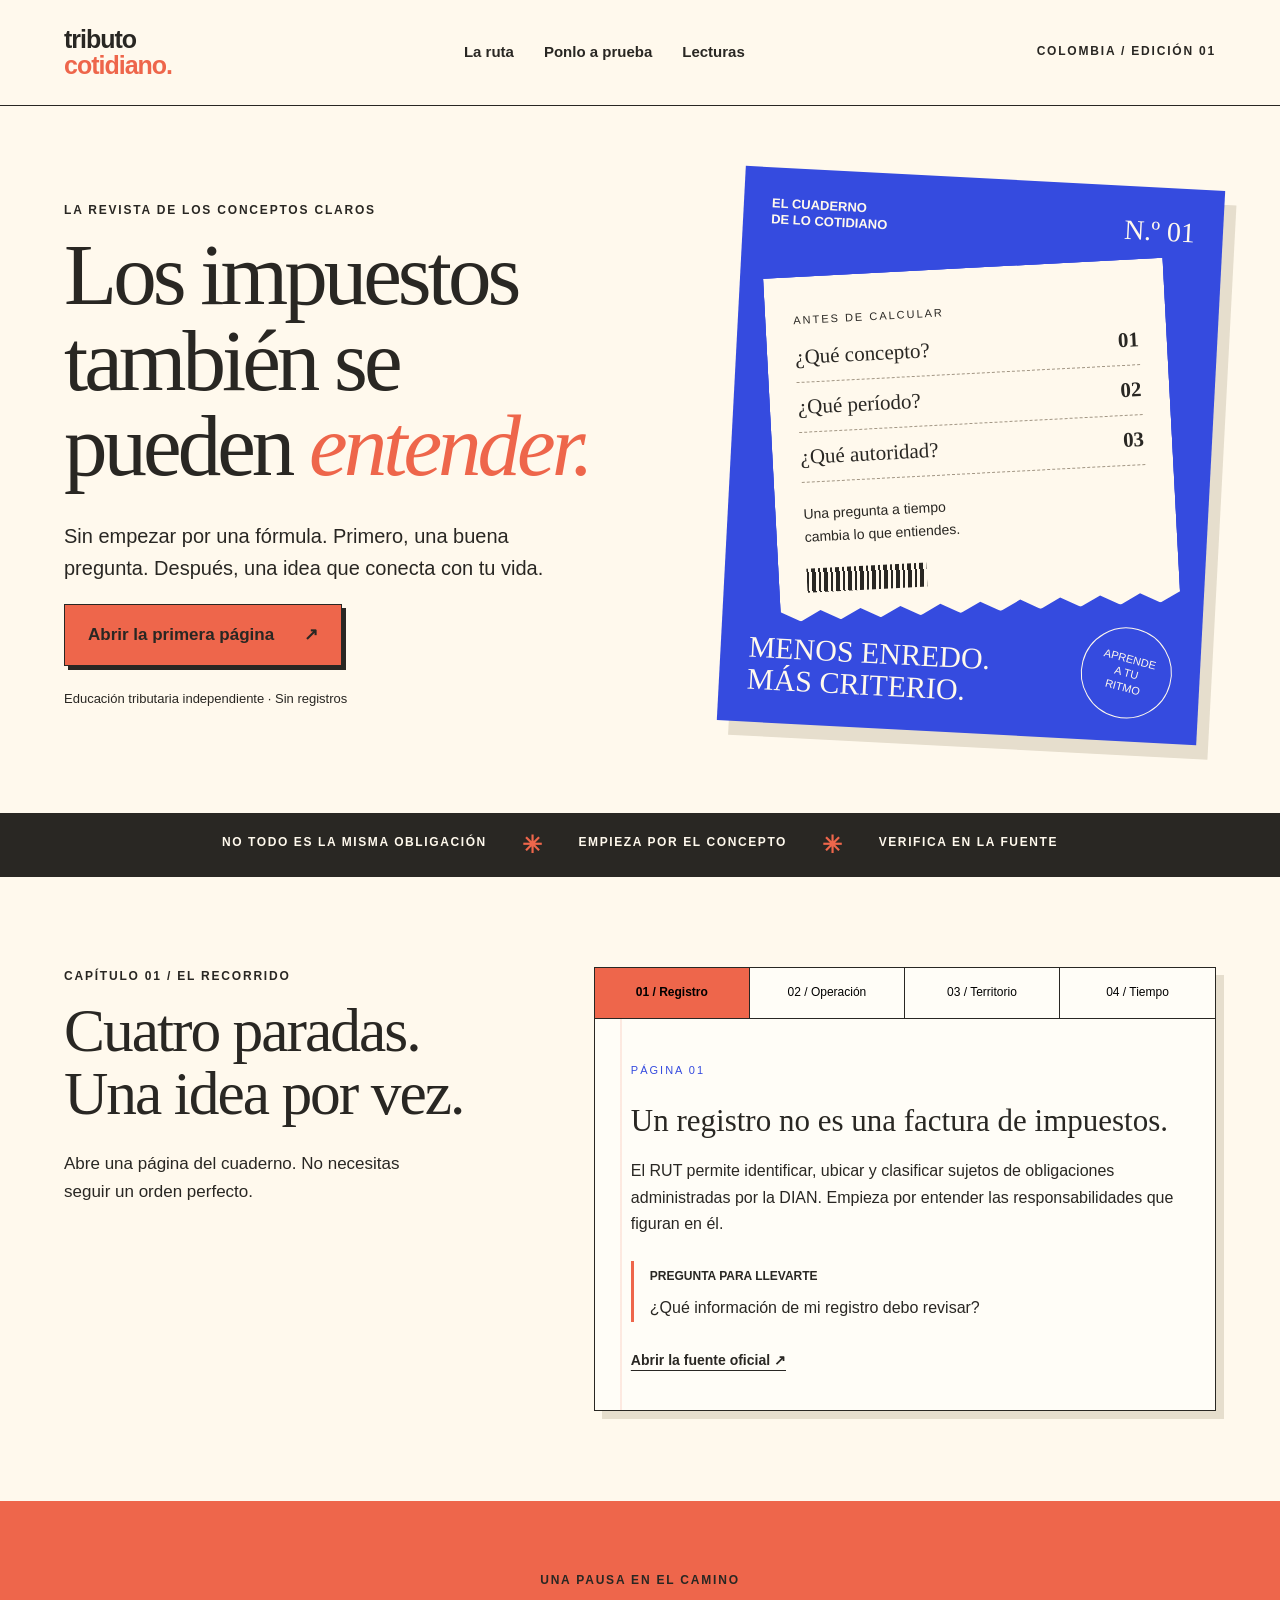
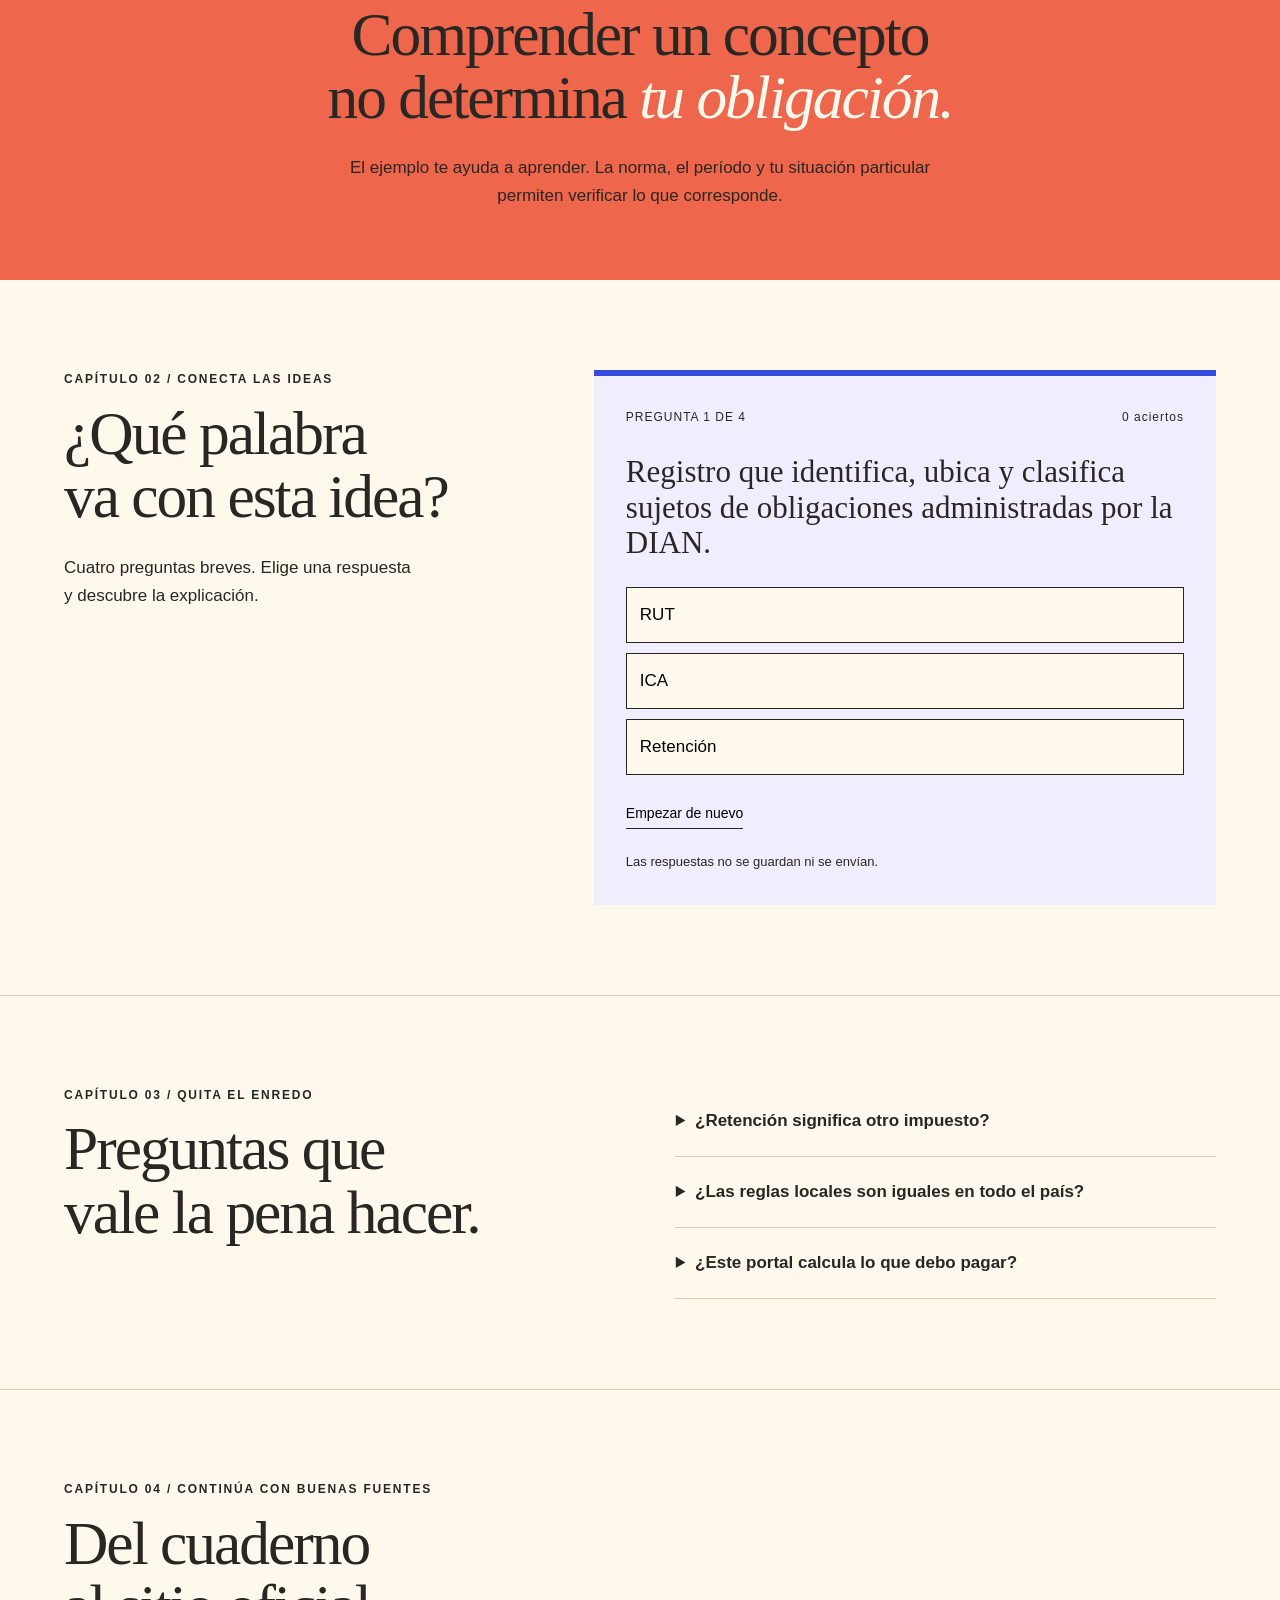
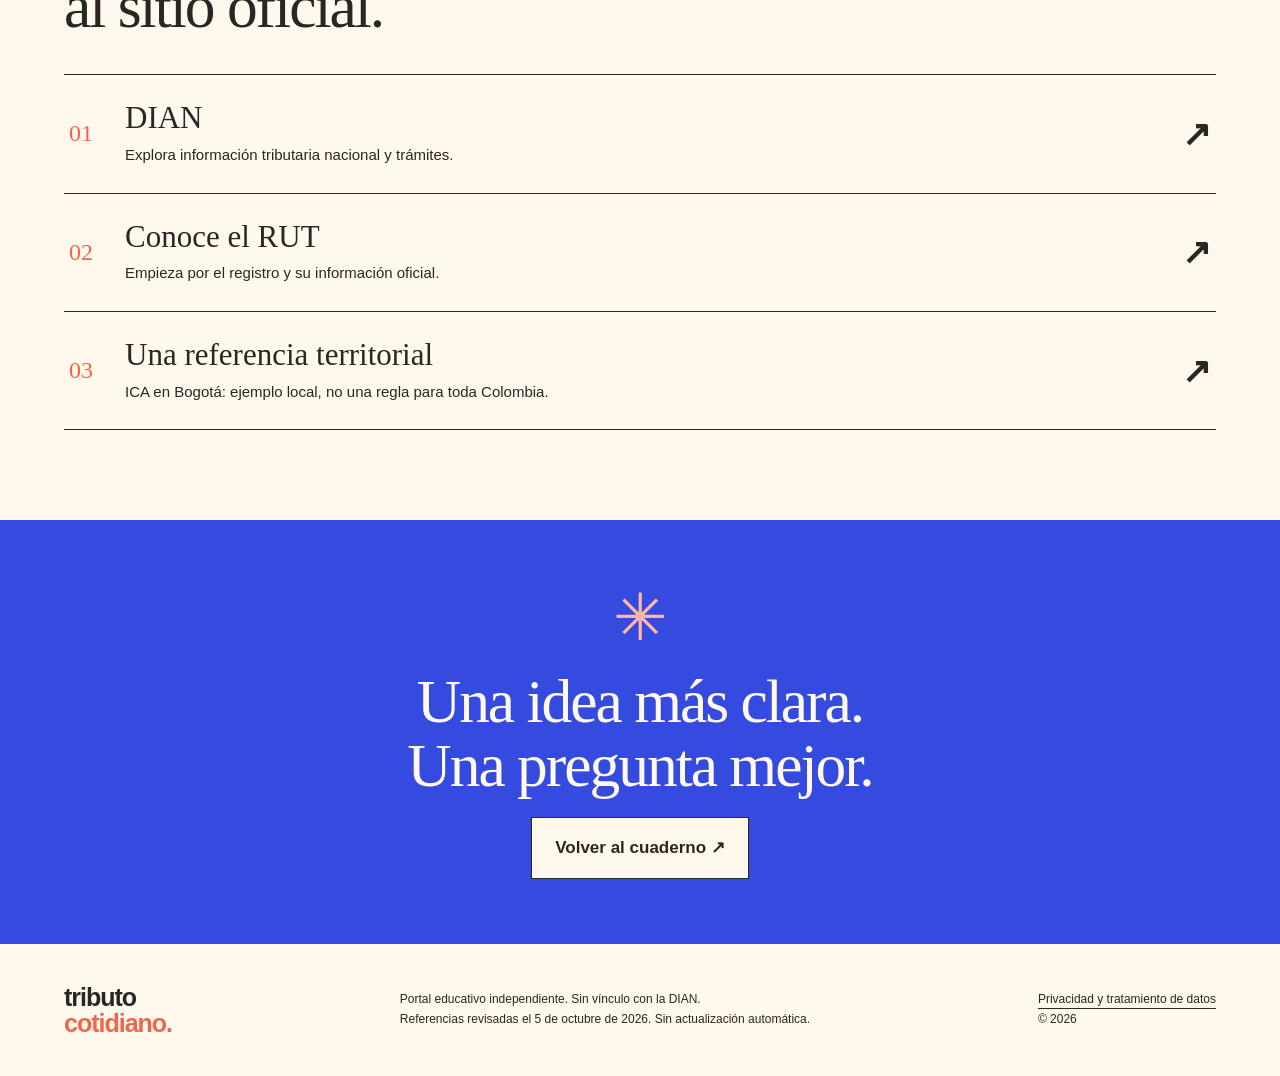
<file: index.html>
<!doctype html><html lang="es"><head><meta charset="utf-8"><meta name="viewport" content="width=device-width,initial-scale=1"><meta name="description" content="Tributo Cotidiano: una revista educativa para entender los impuestos de Colombia, paso a paso."><title>Tributo Cotidiano — Entender también cuenta</title><link rel="icon" href="favicon.svg"><link rel="stylesheet" href="estilos.css"><script defer src="script.js"></script></head><body><a class="skip" href="#contenido">Saltar al contenido</a><header><a class="logo" href="index.html">tributo<span>cotidiano.</span></a><button class="menu" aria-expanded="false" aria-controls="nav">Menú</button><nav id="nav"><a href="#ruta">La ruta</a><a href="#juego">Ponlo a prueba</a><a href="#lecturas">Lecturas</a></nav><span class="edition">COLOMBIA / EDICIÓN 01</span></header><main id="contenido"><section class="hero"><div class="hero-copy"><p class="kicker">LA REVISTA DE LOS CONCEPTOS CLAROS</p><h1>Los impuestos<br>también se<br>pueden <em>entender.</em></h1><p class="lead">Sin empezar por una fórmula. Primero, una buena pregunta. Después, una idea que conecta con tu vida.</p><a class="button" href="#ruta">Abrir la primera página <span>↗</span></a><p class="small">Educación tributaria independiente · Sin registros</p></div><div class="cover" aria-label="Portada ilustrada de la revista"><div class="cover-top">EL CUADERNO<br>DE LO COTIDIANO <span>N.º 01</span></div><div class="receipt"><span class="receipt-title">ANTES DE CALCULAR</span><div>¿Qué concepto? <b>01</b></div><div>¿Qué período? <b>02</b></div><div>¿Qué autoridad? <b>03</b></div><p>Una pregunta a tiempo<br>cambia lo que entiendes.</p><span class="barcode" aria-hidden="true"></span></div><div class="cover-bottom">MENOS ENREDO.<br><strong>MÁS CRITERIO.</strong><span class="stamp">APRENDE<br>A TU<br>RITMO</span></div></div></section><div class="ribbon"><span>NO TODO ES LA MISMA OBLIGACIÓN</span><span aria-hidden="true">✳</span><span>EMPIEZA POR EL CONCEPTO</span><span aria-hidden="true">✳</span><span>VERIFICA EN LA FUENTE</span></div><section id="ruta" class="route section"><div class="section-title"><p class="kicker">CAPÍTULO 01 / EL RECORRIDO</p><h2>Cuatro paradas.<br>Una idea por vez.</h2><p>Abre una página del cuaderno. No necesitas seguir un orden perfecto.</p></div><div class="notebook"><div class="tabs" role="group" aria-label="Capítulos del cuaderno"><button data-page="0" aria-pressed="true" class="active">01 / Registro</button><button data-page="1" aria-pressed="false">02 / Operación</button><button data-page="2" aria-pressed="false">03 / Territorio</button><button data-page="3" aria-pressed="false">04 / Tiempo</button></div><article class="page" aria-live="polite"><span id="page-number">PÁGINA 01</span><h3 id="page-title">Un registro no es una factura de impuestos.</h3><p id="page-copy">El RUT permite identificar, ubicar y clasificar sujetos de obligaciones administradas por la DIAN. Empieza por entender las responsabilidades que figuran en él.</p><div class="margin-note"><strong>Pregunta para llevarte</strong><p id="page-question">¿Qué información de mi registro debo revisar?</p></div><a id="page-source" href="https://www.dian.gov.co/tramitesservicios/tramites-y-servicios/tributarios/Paginas/RUT.aspx" target="_blank" rel="noopener noreferrer">Abrir la fuente oficial ↗</a></article></div></section><section class="pause"><p class="kicker">UNA PAUSA EN EL CAMINO</p><h2>Comprender un concepto<br>no determina <em>tu obligación.</em></h2><p>El ejemplo te ayuda a aprender. La norma, el período y tu situación particular permiten verificar lo que corresponde.</p></section><section id="juego" class="game section"><div class="section-title"><p class="kicker">CAPÍTULO 02 / CONECTA LAS IDEAS</p><h2>¿Qué palabra<br>va con esta idea?</h2><p>Cuatro preguntas breves. Elige una respuesta y descubre la explicación.</p></div><div class="game-box"><div class="game-meta"><span id="progress">PREGUNTA 1 DE 4</span><span id="score">0 aciertos</span></div><h3 id="question">Registro que identifica, ubica y clasifica sujetos de obligaciones administradas por la DIAN.</h3><div id="answers" class="answers"><button data-choice="0">RUT</button><button data-choice="1">ICA</button><button data-choice="2">Retención</button></div><p id="feedback" role="status" hidden></p><button id="next" class="button dark" hidden>Siguiente pregunta →</button><button id="restart" class="text-button">Empezar de nuevo</button><p class="small">Las respuestas no se guardan ni se envían.</p></div></section><section class="fold section"><div><p class="kicker">CAPÍTULO 03 / QUITA EL ENREDO</p><h2>Preguntas que<br>vale la pena hacer.</h2></div><div class="faq"><details><summary>¿Retención significa otro impuesto?</summary><p>La retención es un mecanismo de recaudo anticipado. Para entenderla, revisa el concepto y el soporte del pago, sin asumir que cualquier descuento es una retención tributaria.</p><a href="https://normograma.dian.gov.co/dian/compilacion/docs/oficio_dian_906765_2022.htm" target="_blank" rel="noopener noreferrer">Referencia DIAN ↗</a></details><details><summary>¿Las reglas locales son iguales en todo el país?</summary><p>Consulta la entidad territorial competente. No traslades automáticamente tarifas, calendarios o condiciones de una ciudad a otra.</p></details><details><summary>¿Este portal calcula lo que debo pagar?</summary><p>No. Es un recorrido educativo sobre conceptos. No recibe declaraciones, documentos fiscales ni pagos, y no determina obligaciones individuales.</p></details></div></section><section id="lecturas" class="reading section"><p class="kicker">CAPÍTULO 04 / CONTINÚA CON BUENAS FUENTES</p><h2>Del cuaderno<br>al sitio oficial.</h2><div class="reading-list"><a href="https://www.dian.gov.co/" target="_blank" rel="noopener noreferrer"><span>01</span><div><h3>DIAN</h3><p>Explora información tributaria nacional y trámites.</p></div><b>↗</b></a><a href="https://www.dian.gov.co/tramitesservicios/tramites-y-servicios/tributarios/Paginas/RUT.aspx" target="_blank" rel="noopener noreferrer"><span>02</span><div><h3>Conoce el RUT</h3><p>Empieza por el registro y su información oficial.</p></div><b>↗</b></a><a href="https://www.haciendabogota.gov.co/es/impuestos/impuesto-de-industria-y-comercio-ica" target="_blank" rel="noopener noreferrer"><span>03</span><div><h3>Una referencia territorial</h3><p>ICA en Bogotá: ejemplo local, no una regla para toda Colombia.</p></div><b>↗</b></a></div></section><section class="closing"><span aria-hidden="true">✳</span><h2>Una idea más clara.<br>Una pregunta mejor.</h2><a href="#ruta" class="button">Volver al cuaderno ↗</a></section></main><footer><a class="logo" href="index.html">tributo<span>cotidiano.</span></a><p>Portal educativo independiente. Sin vínculo con la DIAN.<br>Referencias revisadas el 5 de octubre de 2026. Sin actualización automática.</p><span><a href="privacidad.html">Privacidad y tratamiento de datos</a><br>© 2026</span></footer></body></html>
</file>
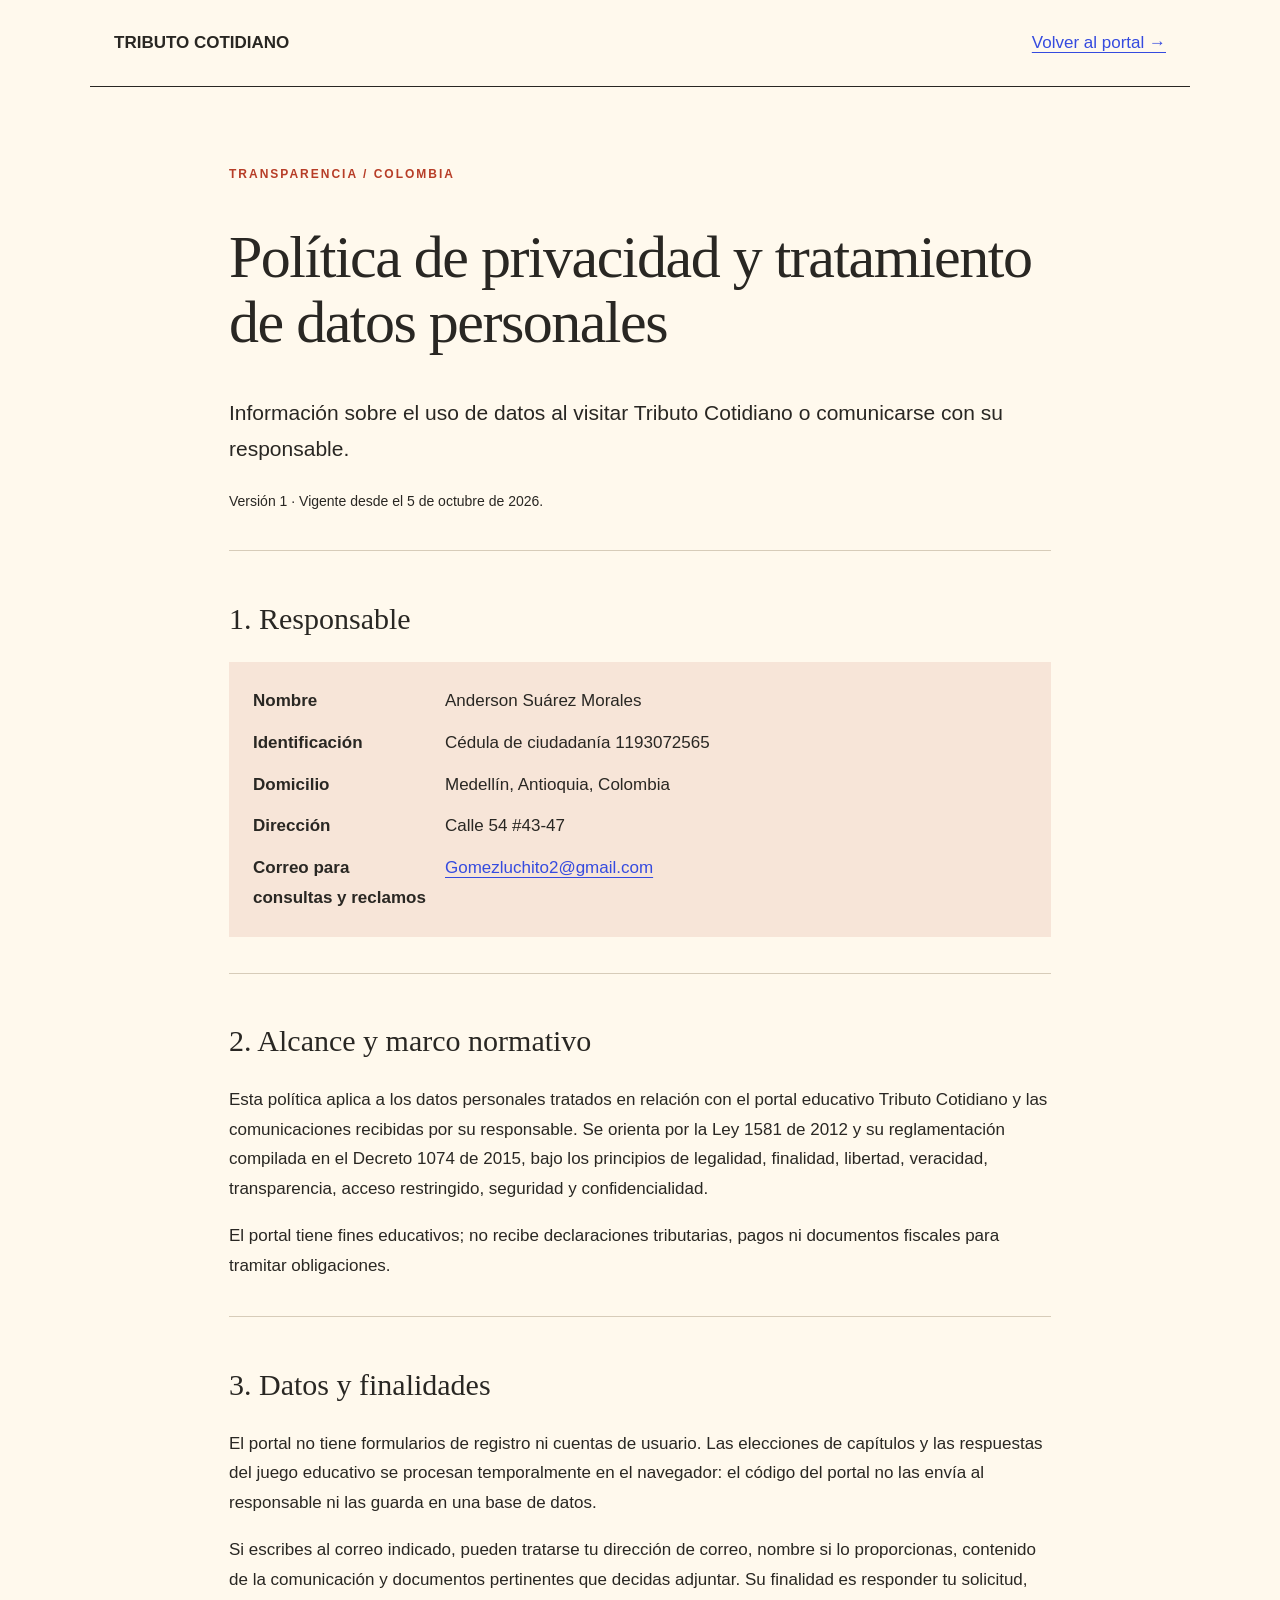
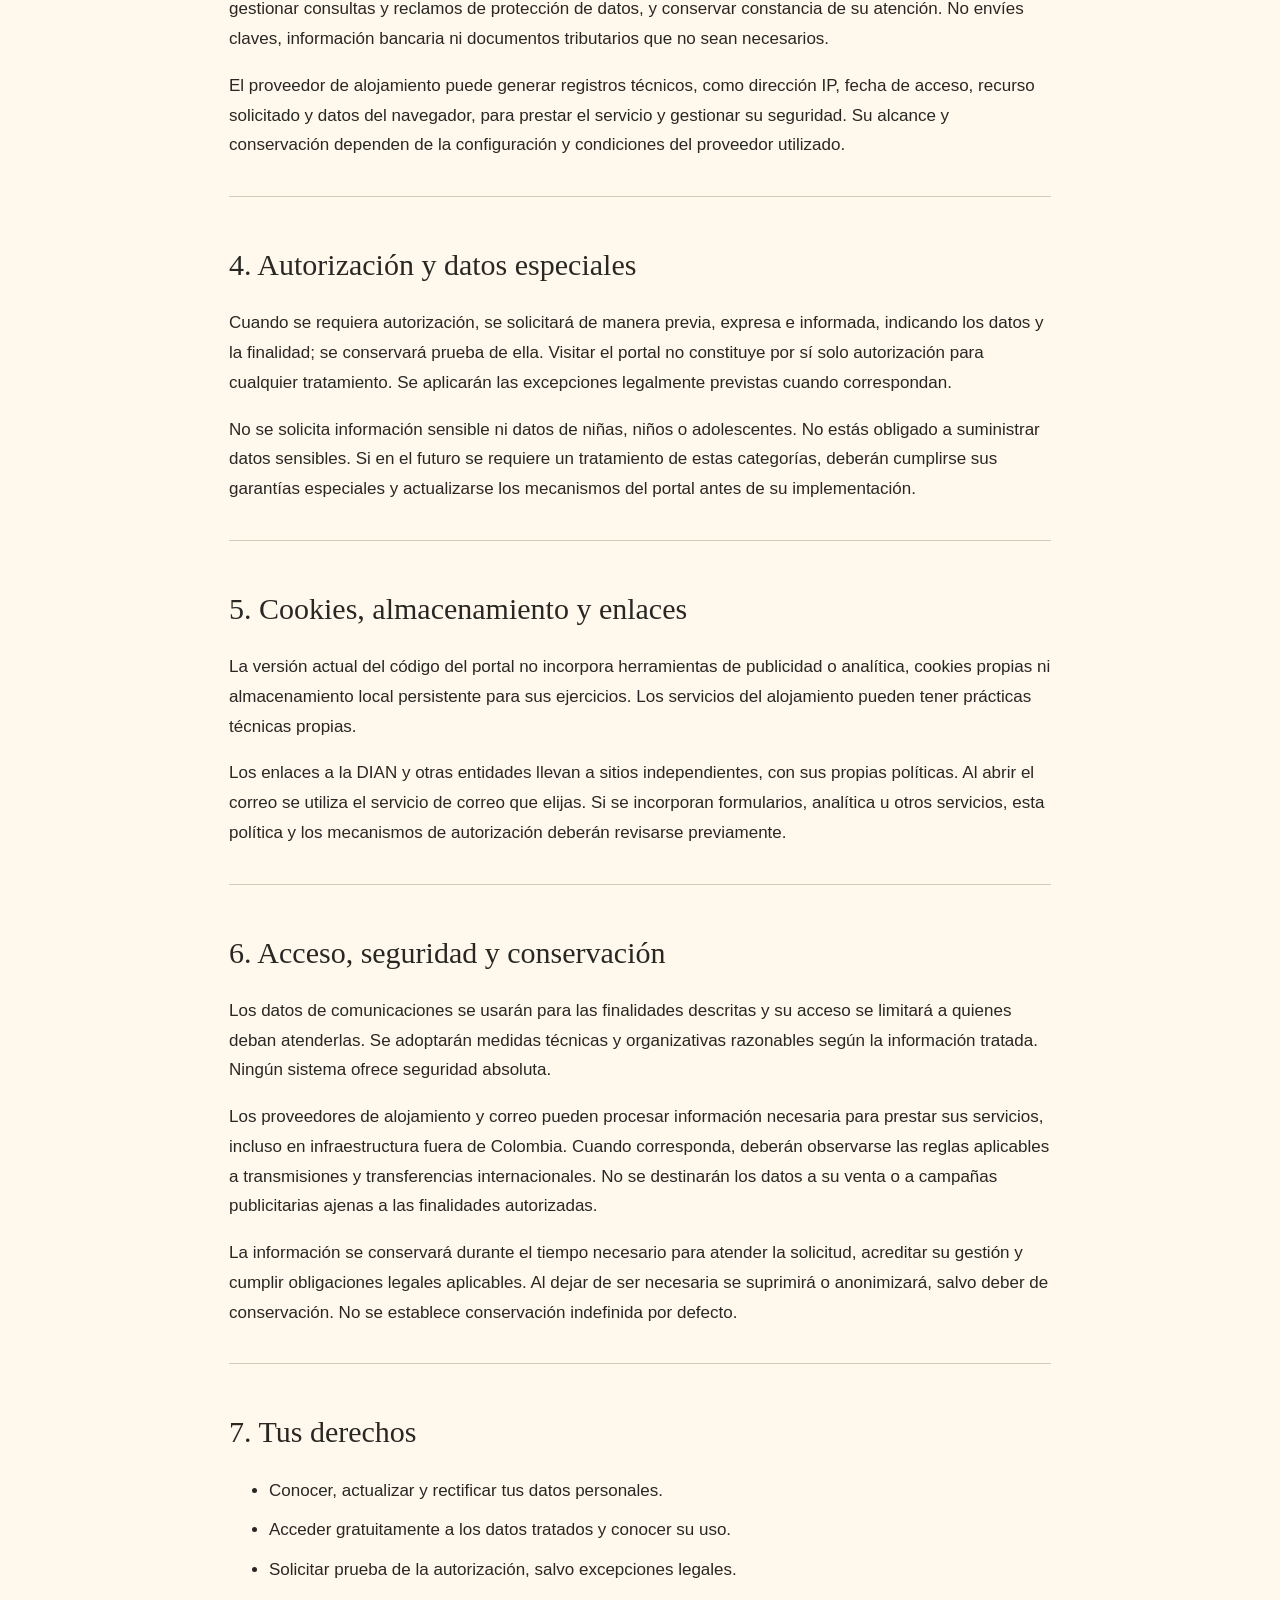
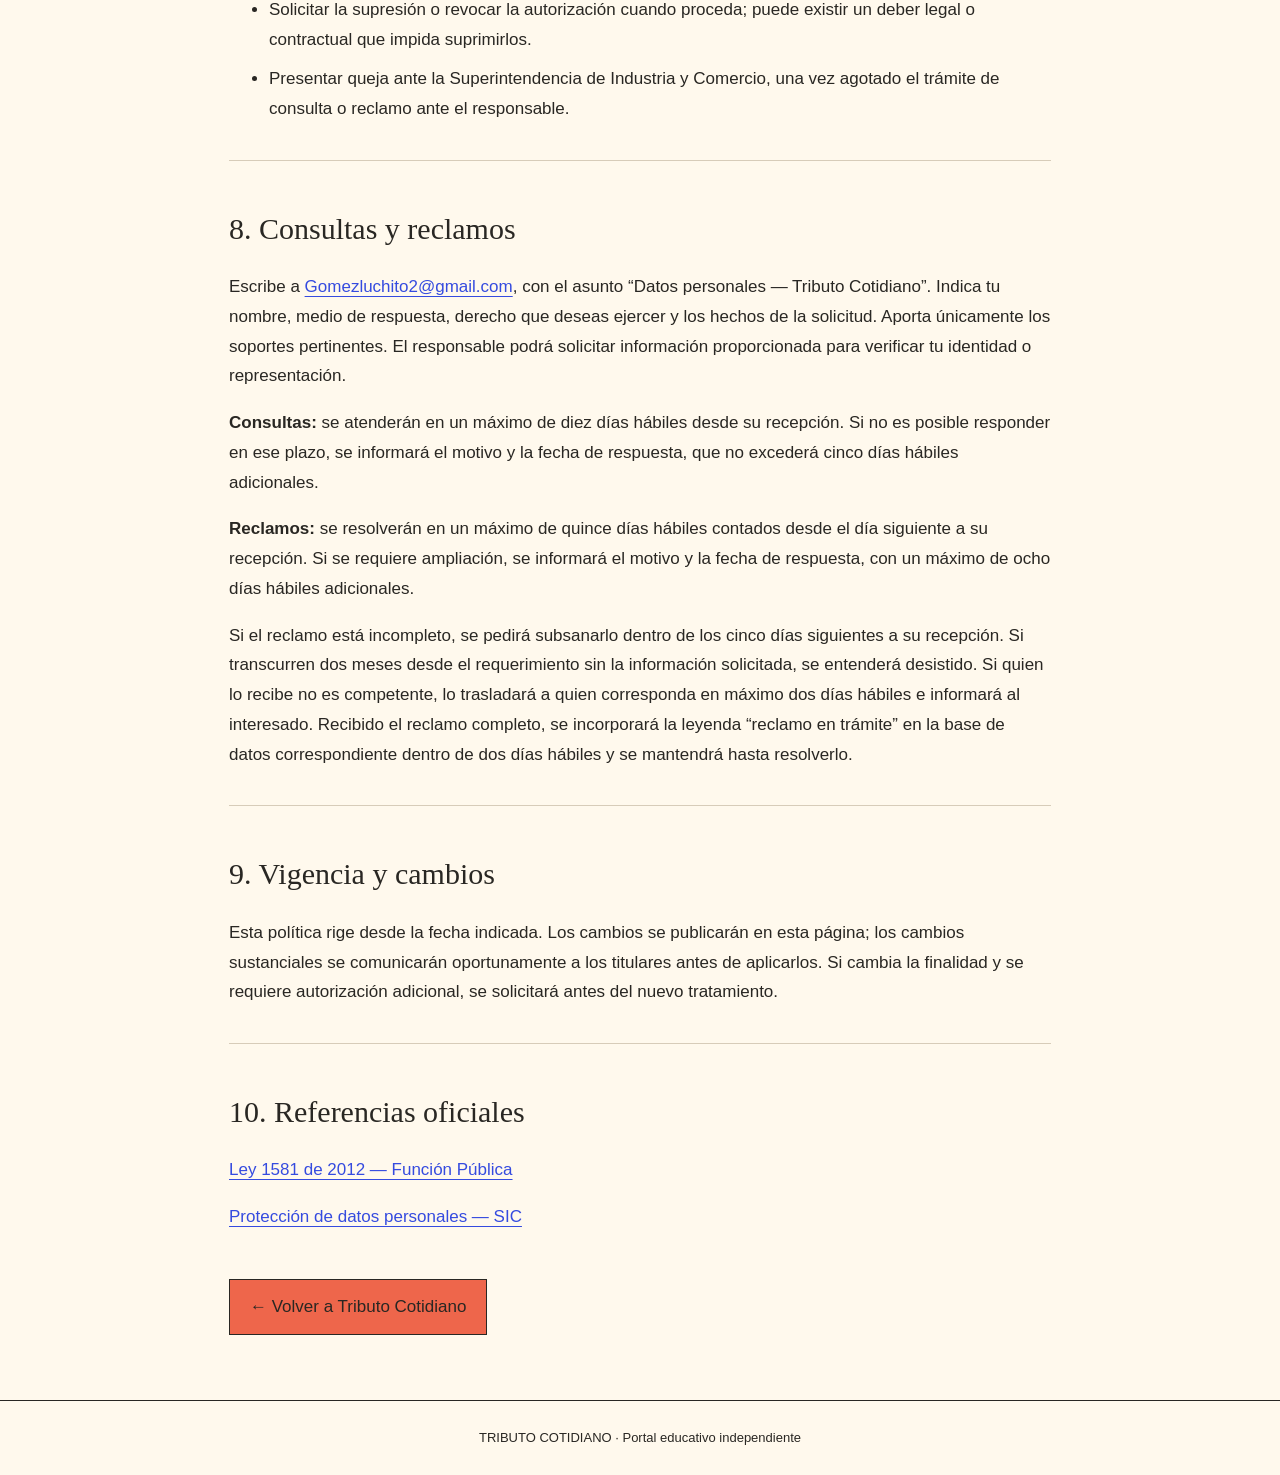
<file: privacidad.html>
<!doctype html><html lang="es"><head><meta charset="utf-8"><meta name="viewport" content="width=device-width,initial-scale=1"><title>Privacidad y tratamiento de datos | Tributo Cotidiano</title><link rel="icon" href="favicon.svg"><link rel="stylesheet" href="privacidad.css"></head><body><header><a href="index.html">TRIBUTO COTIDIANO</a><a href="index.html">Volver al portal →</a></header><main><p class="label">TRANSPARENCIA / COLOMBIA</p><h1>Política de privacidad y tratamiento de datos personales</h1><p class="intro">Información sobre el uso de datos al visitar Tributo Cotidiano o comunicarse con su responsable.</p><p>Versión 1 · Vigente desde el 5 de octubre de 2026.</p><section><h2>1. Responsable</h2><dl><dt>Nombre</dt><dd>Anderson Suárez Morales</dd><dt>Identificación</dt><dd>Cédula de ciudadanía 1193072565</dd><dt>Domicilio</dt><dd>Medellín, Antioquia, Colombia</dd><dt>Dirección</dt><dd>Calle 54 #43-47</dd><dt>Correo para consultas y reclamos</dt><dd><a href="mailto:Gomezluchito2@gmail.com">Gomezluchito2@gmail.com</a></dd></dl></section><section><h2>2. Alcance y marco normativo</h2><p>Esta política aplica a los datos personales tratados en relación con el portal educativo Tributo Cotidiano y las comunicaciones recibidas por su responsable. Se orienta por la Ley 1581 de 2012 y su reglamentación compilada en el Decreto 1074 de 2015, bajo los principios de legalidad, finalidad, libertad, veracidad, transparencia, acceso restringido, seguridad y confidencialidad.</p><p>El portal tiene fines educativos; no recibe declaraciones tributarias, pagos ni documentos fiscales para tramitar obligaciones.</p></section><section><h2>3. Datos y finalidades</h2><p>El portal no tiene formularios de registro ni cuentas de usuario. Las elecciones de capítulos y las respuestas del juego educativo se procesan temporalmente en el navegador: el código del portal no las envía al responsable ni las guarda en una base de datos.</p><p>Si escribes al correo indicado, pueden tratarse tu dirección de correo, nombre si lo proporcionas, contenido de la comunicación y documentos pertinentes que decidas adjuntar. Su finalidad es responder tu solicitud, gestionar consultas y reclamos de protección de datos, y conservar constancia de su atención. No envíes claves, información bancaria ni documentos tributarios que no sean necesarios.</p><p>El proveedor de alojamiento puede generar registros técnicos, como dirección IP, fecha de acceso, recurso solicitado y datos del navegador, para prestar el servicio y gestionar su seguridad. Su alcance y conservación dependen de la configuración y condiciones del proveedor utilizado.</p></section><section><h2>4. Autorización y datos especiales</h2><p>Cuando se requiera autorización, se solicitará de manera previa, expresa e informada, indicando los datos y la finalidad; se conservará prueba de ella. Visitar el portal no constituye por sí solo autorización para cualquier tratamiento. Se aplicarán las excepciones legalmente previstas cuando correspondan.</p><p>No se solicita información sensible ni datos de niñas, niños o adolescentes. No estás obligado a suministrar datos sensibles. Si en el futuro se requiere un tratamiento de estas categorías, deberán cumplirse sus garantías especiales y actualizarse los mecanismos del portal antes de su implementación.</p></section><section><h2>5. Cookies, almacenamiento y enlaces</h2><p>La versión actual del código del portal no incorpora herramientas de publicidad o analítica, cookies propias ni almacenamiento local persistente para sus ejercicios. Los servicios del alojamiento pueden tener prácticas técnicas propias.</p><p>Los enlaces a la DIAN y otras entidades llevan a sitios independientes, con sus propias políticas. Al abrir el correo se utiliza el servicio de correo que elijas. Si se incorporan formularios, analítica u otros servicios, esta política y los mecanismos de autorización deberán revisarse previamente.</p></section><section><h2>6. Acceso, seguridad y conservación</h2><p>Los datos de comunicaciones se usarán para las finalidades descritas y su acceso se limitará a quienes deban atenderlas. Se adoptarán medidas técnicas y organizativas razonables según la información tratada. Ningún sistema ofrece seguridad absoluta.</p><p>Los proveedores de alojamiento y correo pueden procesar información necesaria para prestar sus servicios, incluso en infraestructura fuera de Colombia. Cuando corresponda, deberán observarse las reglas aplicables a transmisiones y transferencias internacionales. No se destinarán los datos a su venta o a campañas publicitarias ajenas a las finalidades autorizadas.</p><p>La información se conservará durante el tiempo necesario para atender la solicitud, acreditar su gestión y cumplir obligaciones legales aplicables. Al dejar de ser necesaria se suprimirá o anonimizará, salvo deber de conservación. No se establece conservación indefinida por defecto.</p></section><section><h2>7. Tus derechos</h2><ul><li>Conocer, actualizar y rectificar tus datos personales.</li><li>Acceder gratuitamente a los datos tratados y conocer su uso.</li><li>Solicitar prueba de la autorización, salvo excepciones legales.</li><li>Solicitar la supresión o revocar la autorización cuando proceda; puede existir un deber legal o contractual que impida suprimirlos.</li><li>Presentar queja ante la Superintendencia de Industria y Comercio, una vez agotado el trámite de consulta o reclamo ante el responsable.</li></ul></section><section><h2>8. Consultas y reclamos</h2><p>Escribe a <a href="mailto:Gomezluchito2@gmail.com">Gomezluchito2@gmail.com</a>, con el asunto “Datos personales — Tributo Cotidiano”. Indica tu nombre, medio de respuesta, derecho que deseas ejercer y los hechos de la solicitud. Aporta únicamente los soportes pertinentes. El responsable podrá solicitar información proporcionada para verificar tu identidad o representación.</p><p><strong>Consultas:</strong> se atenderán en un máximo de diez días hábiles desde su recepción. Si no es posible responder en ese plazo, se informará el motivo y la fecha de respuesta, que no excederá cinco días hábiles adicionales.</p><p><strong>Reclamos:</strong> se resolverán en un máximo de quince días hábiles contados desde el día siguiente a su recepción. Si se requiere ampliación, se informará el motivo y la fecha de respuesta, con un máximo de ocho días hábiles adicionales.</p><p>Si el reclamo está incompleto, se pedirá subsanarlo dentro de los cinco días siguientes a su recepción. Si transcurren dos meses desde el requerimiento sin la información solicitada, se entenderá desistido. Si quien lo recibe no es competente, lo trasladará a quien corresponda en máximo dos días hábiles e informará al interesado. Recibido el reclamo completo, se incorporará la leyenda “reclamo en trámite” en la base de datos correspondiente dentro de dos días hábiles y se mantendrá hasta resolverlo.</p></section><section><h2>9. Vigencia y cambios</h2><p>Esta política rige desde la fecha indicada. Los cambios se publicarán en esta página; los cambios sustanciales se comunicarán oportunamente a los titulares antes de aplicarlos. Si cambia la finalidad y se requiere autorización adicional, se solicitará antes del nuevo tratamiento.</p></section><section><h2>10. Referencias oficiales</h2><p><a href="https://www.funcionpublica.gov.co/eva/gestornormativo/norma.php?i=49981" target="_blank" rel="noopener noreferrer">Ley 1581 de 2012 — Función Pública</a></p><p><a href="https://sedeelectronica.sic.gov.co/delegatura/proteccion-de-datos-personales" target="_blank" rel="noopener noreferrer">Protección de datos personales — SIC</a></p></section><a class="back" href="index.html">← Volver a Tributo Cotidiano</a></main><footer>TRIBUTO COTIDIANO · Portal educativo independiente</footer></body></html>
</file>
<file: estilos.css>
:root{--paper:#fff9ed;--ink:#292723;--coral:#ee664b;--blue:#354bdf;--line:#d7ccb9}*{box-sizing:border-box}html{scroll-behavior:smooth;scroll-padding-top:25px}body{margin:0;background:var(--paper);color:var(--ink);font:17px/1.65 Arial,sans-serif}a{color:inherit;text-underline-offset:5px}button{font:inherit;cursor:pointer}button,a{-webkit-tap-highlight-color:transparent}a:focus-visible,button:focus-visible,summary:focus-visible{outline:3px solid var(--blue);outline-offset:5px}[hidden]{display:none!important}.skip{position:absolute;top:-100px;background:var(--ink);color:white;padding:10px;z-index:5}.skip:focus{top:0}header{max-width:1440px;margin:auto;display:flex;align-items:center;justify-content:space-between;gap:30px;padding:26px 5%;border-bottom:1px solid var(--ink)}.logo{font-weight:900;font-size:25px;text-decoration:none;letter-spacing:-1px;line-height:1.05}.logo span{display:block;color:var(--coral)}nav{display:flex;gap:30px}nav a{text-decoration:none;font-size:15px;font-weight:bold}.edition,.kicker{font-size:12px;letter-spacing:1.8px;font-weight:700}.menu{display:none}.hero{max-width:1440px;margin:auto;padding:72px 5% 80px;display:grid;grid-template-columns:1.1fr .9fr;gap:65px;align-items:center}h1,h2,h3,p{margin-top:0}h1{font:normal clamp(54px,6.8vw,102px)/.98 Georgia,serif;letter-spacing:-4px;margin-bottom:32px}em{color:var(--coral);font-weight:normal}.lead{max-width:510px;font-size:20px;line-height:1.6}.button{display:inline-flex;align-items:center;justify-content:space-between;gap:30px;text-decoration:none;padding:16px 23px;border:1px solid var(--ink);background:var(--coral);color:var(--ink);font-weight:bold;box-shadow:4px 4px 0 var(--ink);transition:transform .15s}.button:hover{transform:translateY(-2px)}.small{font-size:13px;margin:22px 0 0}.cover{background:var(--blue);color:var(--paper);padding:28px;transform:rotate(3deg);box-shadow:12px 14px 0 #e6decd;max-width:480px;width:100%;justify-self:center}.cover-top{display:flex;justify-content:space-between;align-items:start;font-size:13px;font-weight:700;line-height:1.2}.cover-top span{font:28px Georgia,serif}.receipt{background:var(--paper);color:var(--ink);padding:28px;margin:30px 12px;transform:rotate(-6deg);clip-path:polygon(0 0,100% 0,100% 97%,95% 100%,90% 97%,85% 100%,80% 97%,75% 100%,70% 97%,65% 100%,60% 97%,55% 100%,50% 97%,45% 100%,40% 97%,35% 100%,30% 97%,25% 100%,20% 97%,15% 100%,10% 97%,5% 100%,0 97%)}.receipt-title{font-size:11px;letter-spacing:2px}.receipt div{border-bottom:1px dashed #a39785;padding:12px 0;display:flex;justify-content:space-between;font:21px Georgia,serif}.receipt p{font-size:14px;margin:20px 0}.barcode{display:block;height:24px;width:120px;background:repeating-linear-gradient(90deg,var(--ink) 0 2px,transparent 2px 5px,var(--ink) 5px 9px,transparent 9px 12px)}.cover-bottom{position:relative;font:30px/1.05 Georgia,serif;padding:0 110px 0 0}.cover-bottom strong{font-weight:normal}.stamp{position:absolute;right:0;bottom:-5px;border:1px solid var(--paper);border-radius:50%;width:91px;height:91px;display:grid;place-content:center;text-align:center;font:11px/1.3 Arial,sans-serif;transform:rotate(12deg)}.ribbon{display:flex;justify-content:center;gap:35px;padding:20px;background:var(--ink);color:var(--paper);font-size:12px;font-weight:700;letter-spacing:1.6px}.ribbon span[aria-hidden]{color:var(--coral);font-size:24px;line-height:1}.section{max-width:1280px;padding:90px 5%;margin:auto}h2{font:normal clamp(36px,4.8vw,64px)/1.03 Georgia,serif;letter-spacing:-2px;margin-bottom:25px}.section-title>p:last-child{max-width:360px}.route,.game{display:grid;grid-template-columns:.85fr 1.15fr;gap:70px}.notebook{border:1px solid var(--ink);background:#fffdf7;box-shadow:8px 8px 0 #e6decd}.tabs{display:grid;grid-template-columns:repeat(4,1fr);border-bottom:1px solid var(--ink)}.tabs button{border:0;border-right:1px solid var(--ink);background:transparent;padding:15px 5px;font-size:12px}.tabs button:last-child{border-right:0}.tabs button.active{background:var(--coral);font-weight:bold}.page{padding:36px;min-height:390px;background:linear-gradient(90deg,transparent 25px,#ee664b44 26px,transparent 27px)}.page>span{font-size:11px;letter-spacing:2px;color:var(--blue)}h3{font:normal 31px/1.15 Georgia,serif;margin:20px 0}.page p{font-size:16px}.margin-note{border-left:3px solid var(--coral);padding-left:16px;margin:24px 0}.margin-note strong{font-size:12px;text-transform:uppercase}.margin-note p{margin:6px 0}.page>a{font-size:14px;font-weight:bold}.pause{background:var(--coral);text-align:center;padding:70px 24px}.pause em{color:var(--paper)}.pause p:last-child{max-width:650px;margin:0 auto}.game-box{background:#f0edff;border-top:6px solid var(--blue);padding:32px}.game-meta{display:flex;justify-content:space-between;font-size:12px;letter-spacing:1px}.game-box h3{margin:26px 0}.answers{display:grid;gap:10px}.answers button{background:var(--paper);border:1px solid var(--ink);padding:13px;text-align:left}.answers button:hover:not(:disabled){background:#e2dcff}.answers button.chosen{background:var(--blue);color:white}.answers button:disabled{cursor:default;opacity:1}.game-box #feedback{padding:16px;border-left:3px solid var(--blue);margin-top:22px;background:white;font-size:16px}.dark{background:var(--ink);color:white;box-shadow:none}.text-button{display:block;background:none;border:0;border-bottom:1px solid var(--ink);padding:3px 0;margin-top:24px;font-size:14px}.fold{display:grid;grid-template-columns:1fr 1fr;gap:70px;border-top:1px solid var(--line)}details{border-bottom:1px solid var(--line);padding:21px 0}summary{cursor:pointer;font-weight:bold;list-style-position:outside;margin-left:20px}details p{margin:20px 0 10px}details a{font-size:14px}.reading{border-top:1px solid var(--line)}.reading-list{margin-top:36px}.reading-list>a{display:flex;gap:32px;align-items:center;border-top:1px solid var(--ink);padding:25px 5px;text-decoration:none}.reading-list>a:last-child{border-bottom:1px solid var(--ink)}.reading-list>a:hover h3{color:var(--blue)}.reading-list h3{margin:0 0 7px}.reading-list p{margin:0;font-size:15px}.reading-list>a>span{color:var(--coral);font:24px Georgia,serif}.reading-list b{font-size:35px;margin-left:auto}.closing{background:var(--blue);color:var(--paper);text-align:center;padding:65px 20px}.closing>span{font-size:65px;color:#ffb8a2;line-height:1}.closing h2{margin:20px}.closing .button{background:var(--paper);box-shadow:none}footer{padding:40px 5%;display:flex;justify-content:space-between;gap:35px;align-items:center}footer p,footer>span{font-size:12px;max-width:520px;margin:0}@media(max-width:1050px){.edition{display:none}.hero{gap:35px}h1{letter-spacing:-2px}.route,.game,.fold{gap:30px}.cover-bottom{font-size:25px}.ribbon{gap:18px;letter-spacing:.6px}}@media(max-width:760px){header{flex-wrap:wrap;padding:20px 6%}.menu{display:block;background:none;border:1px solid var(--ink);padding:8px 14px}.js nav{display:none}.js nav.open{display:flex}nav{width:100%;justify-content:space-between;gap:12px}.hero{grid-template-columns:1fr;padding:45px 6% 60px;gap:45px}h1{font-size:64px}.cover{max-width:380px}.route,.game,.fold{grid-template-columns:1fr;gap:24px}.section{padding:55px 6%}.section-title>p:last-child{max-width:none}.ribbon{flex-wrap:wrap;gap:12px;font-size:10px}.ribbon span:last-child{display:none}.page{padding:28px;min-height:360px}.tabs button{font-size:11px;padding:14px 3px}.pause{padding:50px 6%}.game-box{padding:25px}.reading-list>a{gap:16px}footer{flex-direction:column;align-items:start;padding:35px 6%}}@media(max-width:390px){h1{font-size:54px}.cover{padding:20px}.receipt{padding:20px;margin:25px 6px}.cover-bottom{font-size:23px}h2{font-size:38px}}@media(prefers-reduced-motion:reduce){html{scroll-behavior:auto}.button{transition:none}}
</file>
<file: privacidad.css>
*{box-sizing:border-box}body{margin:0;background:#fff9ed;color:#292723;font:17px/1.75 Arial,sans-serif}a{color:#354bdf;text-underline-offset:4px;overflow-wrap:anywhere}a:focus-visible{outline:3px solid #354bdf;outline-offset:5px}header{display:flex;justify-content:space-between;gap:20px;max-width:1100px;margin:auto;padding:28px 24px;border-bottom:1px solid #292723}header a:first-child{color:#292723;font-weight:900;text-decoration:none}main{max-width:870px;margin:auto;padding:65px 24px}h1{font:normal clamp(36px,6vw,60px)/1.08 Georgia,serif;letter-spacing:-1.5px}h2{font:normal 30px/1.25 Georgia,serif;color:#292723}.label{color:#b73d27;font-size:12px;font-weight:bold;letter-spacing:2px}.intro{font-size:21px}.intro+p{font-size:14px}section{border-top:1px solid #d7ccb9;padding-top:24px;margin-top:36px}dl{background:#f7e5d8;padding:24px;display:grid;grid-template-columns:180px 1fr;gap:12px}dt{font-weight:bold}dd{margin:0;overflow-wrap:anywhere}li{margin:10px 0}.back{display:inline-block;margin-top:30px;padding:12px 20px;background:#ee664b;color:#292723;border:1px solid #292723;text-decoration:none}footer{padding:26px;text-align:center;border-top:1px solid #292723;font-size:13px}@media(max-width:550px){header{flex-direction:column}main{padding-top:30px}dl{grid-template-columns:1fr;gap:4px;padding:20px}dd{margin-bottom:14px}}@media print{body{background:white;color:black}a{color:black}header,footer,.back{display:none}main{padding:0;max-width:none}dl{background:none}}
</file>
